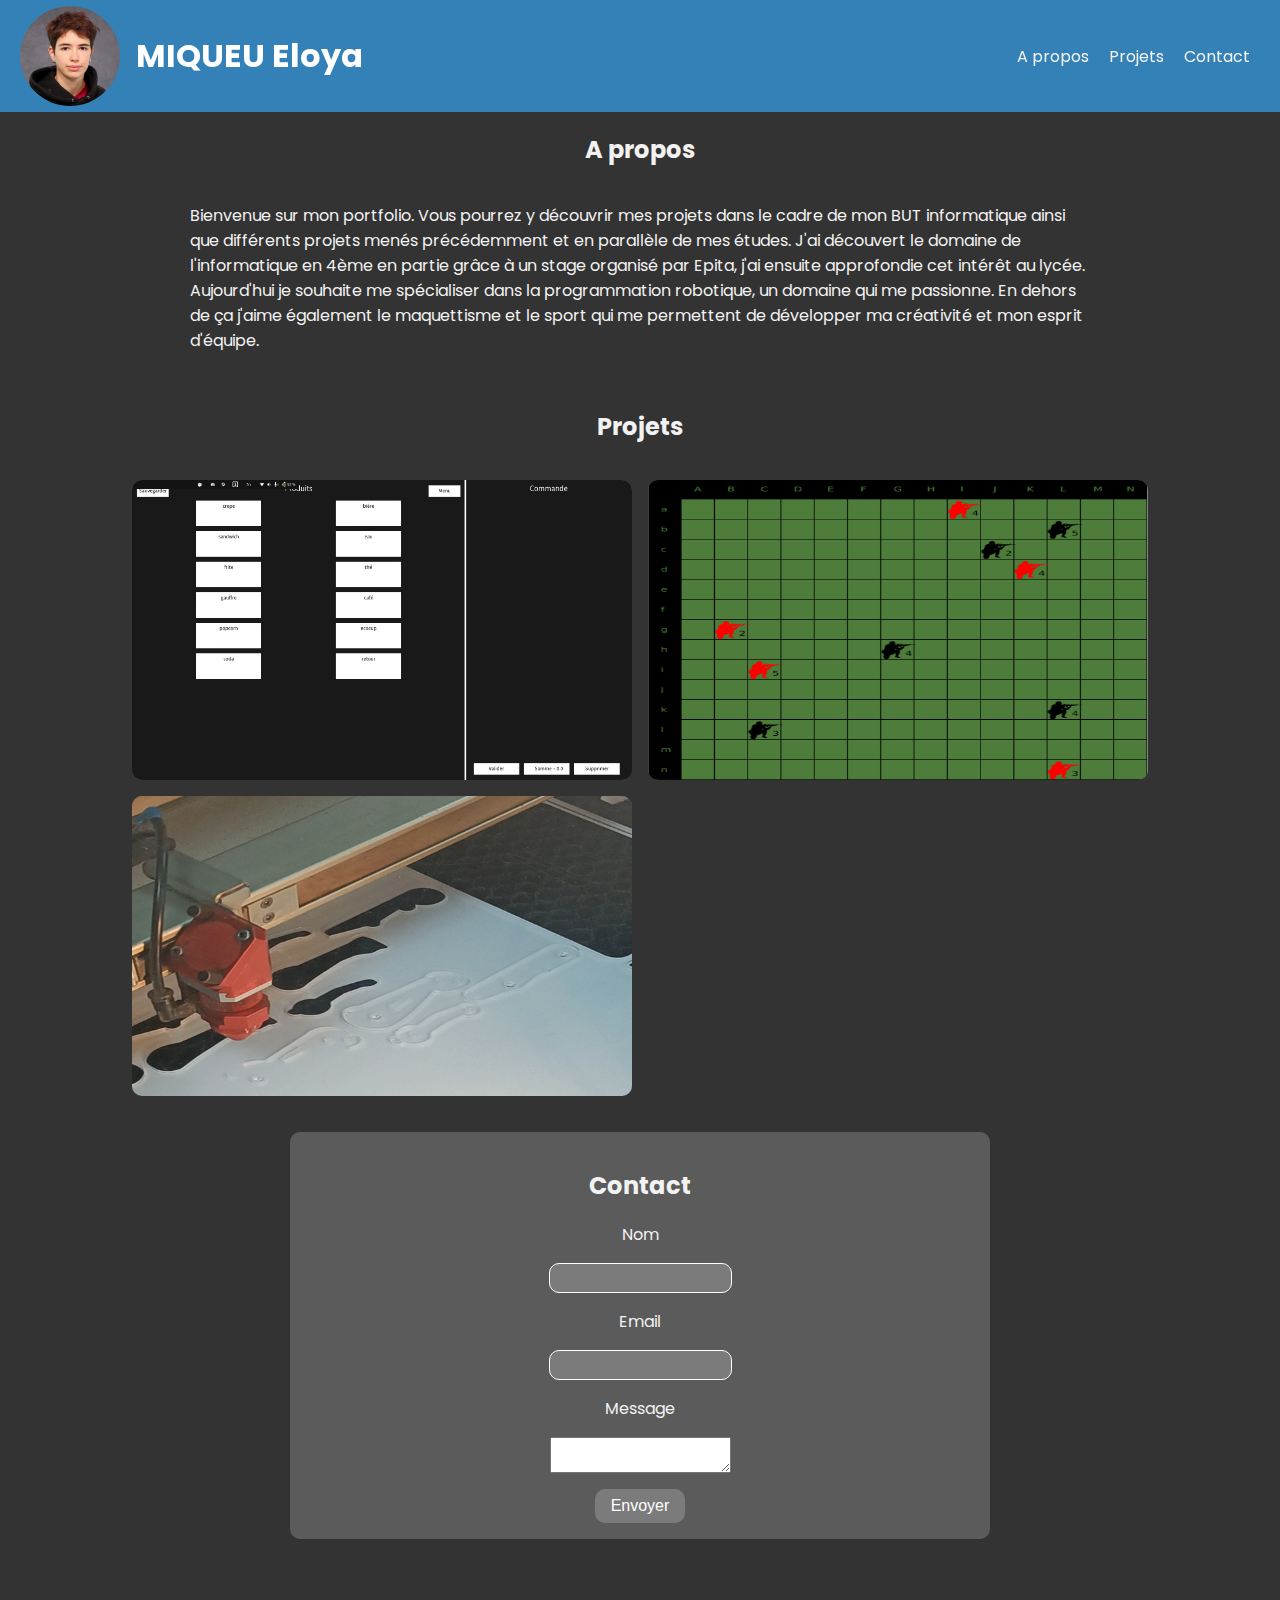
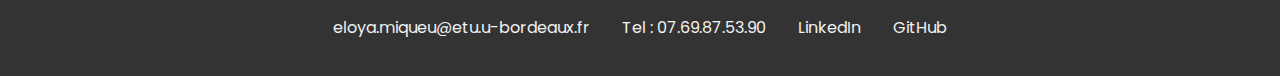
<file: index.html>
<!DOCTYPE html>
<html>

<head>
    <title>Mon Portfolio</title>
    <link rel="stylesheet" type="text/css" href="style.css">
    <link rel="preconnect" href="https://fonts.googleapis.com">
    <link rel="preconnect" href="https://fonts.gstatic.com" crossorigin>
    <link href="https://fonts.googleapis.com/css2?family=Poppins:wght@400;500&display=swap" rel="stylesheet">
</head>

<body class="dark-theme">
    <header>
        <div class="profile">
            <img class="profile-image" src="images/photo_profil.jpeg" width="100" height="auto" alt="Photo de profil">
            <h1>MIQUEU Eloya</h1>
        </div>

        <nav>
            <ul>
                <li><a href="#about">A propos</a></li>
                <li><a href="#projects">Projets</a></li>
                <li><a href="#contact">Contact</a></li>
            </ul>
        </nav>
    </header>
    <main>
        <section id="about">
            <h2>A propos</h2>
            <p>Bienvenue sur mon portfolio. Vous pourrez y découvrir mes projets dans le cadre de mon BUT informatique ainsi que différents projets menés précédemment et en parallèle de mes études. J'ai découvert le domaine de l'informatique en 4ème en partie grâce à un stage organisé par Epita, j'ai ensuite approfondie cet intérêt au lycée. Aujourd'hui je souhaite me spécialiser dans la programmation robotique, un domaine qui me passionne. En dehors de ça j'aime également le maquettisme et le sport qui me permettent de développer ma créativité et mon esprit d'équipe.</p>
        </section>
        <section id="projects">
            <h2>Projets</h2>
            <div class="project-grid">
                <a class="interactive card project-grid-item" href="appliBuvette.html">
                    <img class="project-image" src="images/appli_buvette.jpg" alt="Application caisse buvette évenementiel">
                </a>
                <a class="interactive card project-grid-item" href="lowatem.html">
                    <img class="project-image" src="images/lowatem.png" alt="Lowatem">
                </a>
                <a class="interactive card project-grid-item" href="mainRobotique.html">
                    <img class="project-image" src="images/mainDecoupeDoigt.jpg" alt="Main Robotique">
                </a>
            </div>
        </section>
        <section id="contact">
            <div class="contact-card card">
                <h2>Contact</h2>
                <form class="contact-form">
                    <label for="name">Nom</label>
                    <input type="text" id="name" name="name">
                    <label for="email">Email</label>
                    <input type="email" id="email" name="email">
                    <label for="message">Message</label>
                    <textarea id="message" name="message"></textarea>
                    <button type="submit">Envoyer</button>
                </form>
            </div>
        </section>
    </main>

<footer>
    <p>eloya.miqueu@etu.u-bordeaux.fr</p>
    <p>Tel : 07.69.87.53.90</p>
    <p><a href="https://fr.linkedin.com/in/eloya-miqueu-3956b9250/en">LinkedIn</a></p>
        <p><a href="https://github.com/Eloya62">GitHub</a></p>

</footer>
</body>

</html>
</file>
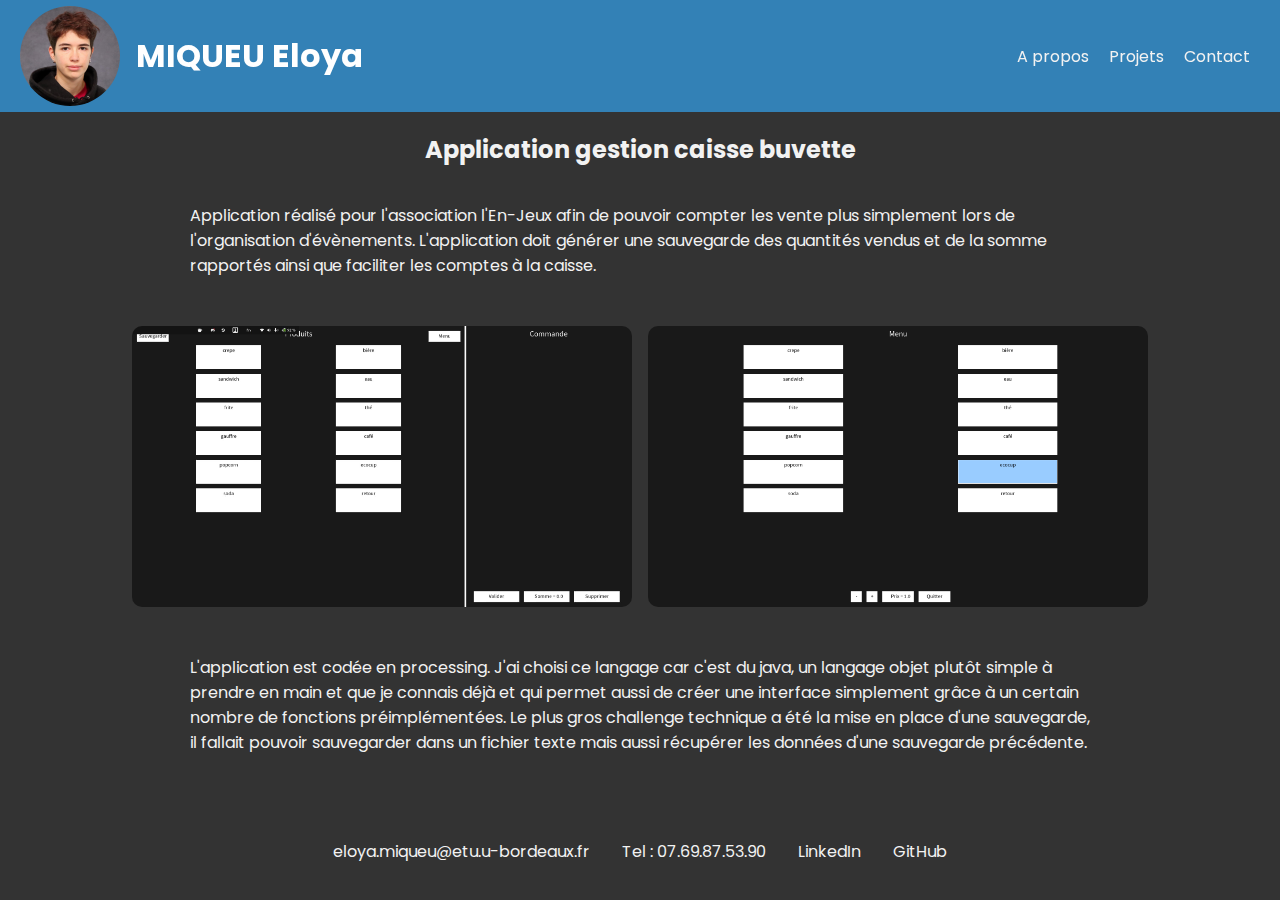
<file: appliBuvette.html>
<!DOCTYPE html>
<html>
<head>
    <title>Application gestion caisse buvette</title>
    <link rel="stylesheet" type="text/css" href="style.css">
    <link rel="preconnect" href="https://fonts.googleapis.com">
    <link rel="preconnect" href="https://fonts.gstatic.com" crossorigin>
    <link href="https://fonts.googleapis.com/css2?family=Poppins:wght@400;500&display=swap" rel="stylesheet">

</head>
<body class="dark-theme">
    <header>
        <a href="index.html" class="interactive">
        <div class="profile">
            <img class="profile-image" src="images/photo_profil.jpeg" width="100" height="auto" alt="Photo de profil">
            <h1>MIQUEU Eloya</h1>
        </div>
        </a>

        <nav>
            <ul>
                <li><a href="index.html#about">A propos</a></li>
                <li><a href="index.html#projects">Projets</a></li>
                <li><a href="index.html#contact">Contact</a></li>
            </ul>
        </nav>
    </header>
    <main>
        <h2>Application gestion caisse buvette</h2>
        <p id="presentation"> Application réalisé pour l'association l'En-Jeux afin de pouvoir compter les vente plus simplement lors de l'organisation d'évènements. L'application doit générer une sauvegarde des quantités vendus et de la somme rapportés ainsi que faciliter les comptes à la caisse.</p>
        <div class="images-retex">
            <img src="images/appli_buvette.jpg">
            <img src="images/menuAppBuvette.png">
        </div>
        <p id="technique">L'application est codée en processing. J'ai choisi ce langage car c'est du java, un langage objet plutôt simple à prendre en main et que je connais déjà et qui permet aussi de créer une interface simplement grâce à un certain nombre de fonctions préimplémentées. Le plus gros challenge technique a été la mise en place d'une sauvegarde, il fallait pouvoir sauvegarder dans un fichier texte mais aussi récupérer les données d'une sauvegarde précédente.</p>
        </main>
        
        <footer>
            <p>eloya.miqueu@etu.u-bordeaux.fr</p>
            <p>Tel : 07.69.87.53.90</p>
            <p><a href="https://fr.linkedin.com/in/eloya-miqueu-3956b9250/en">LinkedIn</a></p>
            <p><a href="https://github.com/Eloya62">GitHub</a></p>

        </footer>
        </body>
</html>
</file>
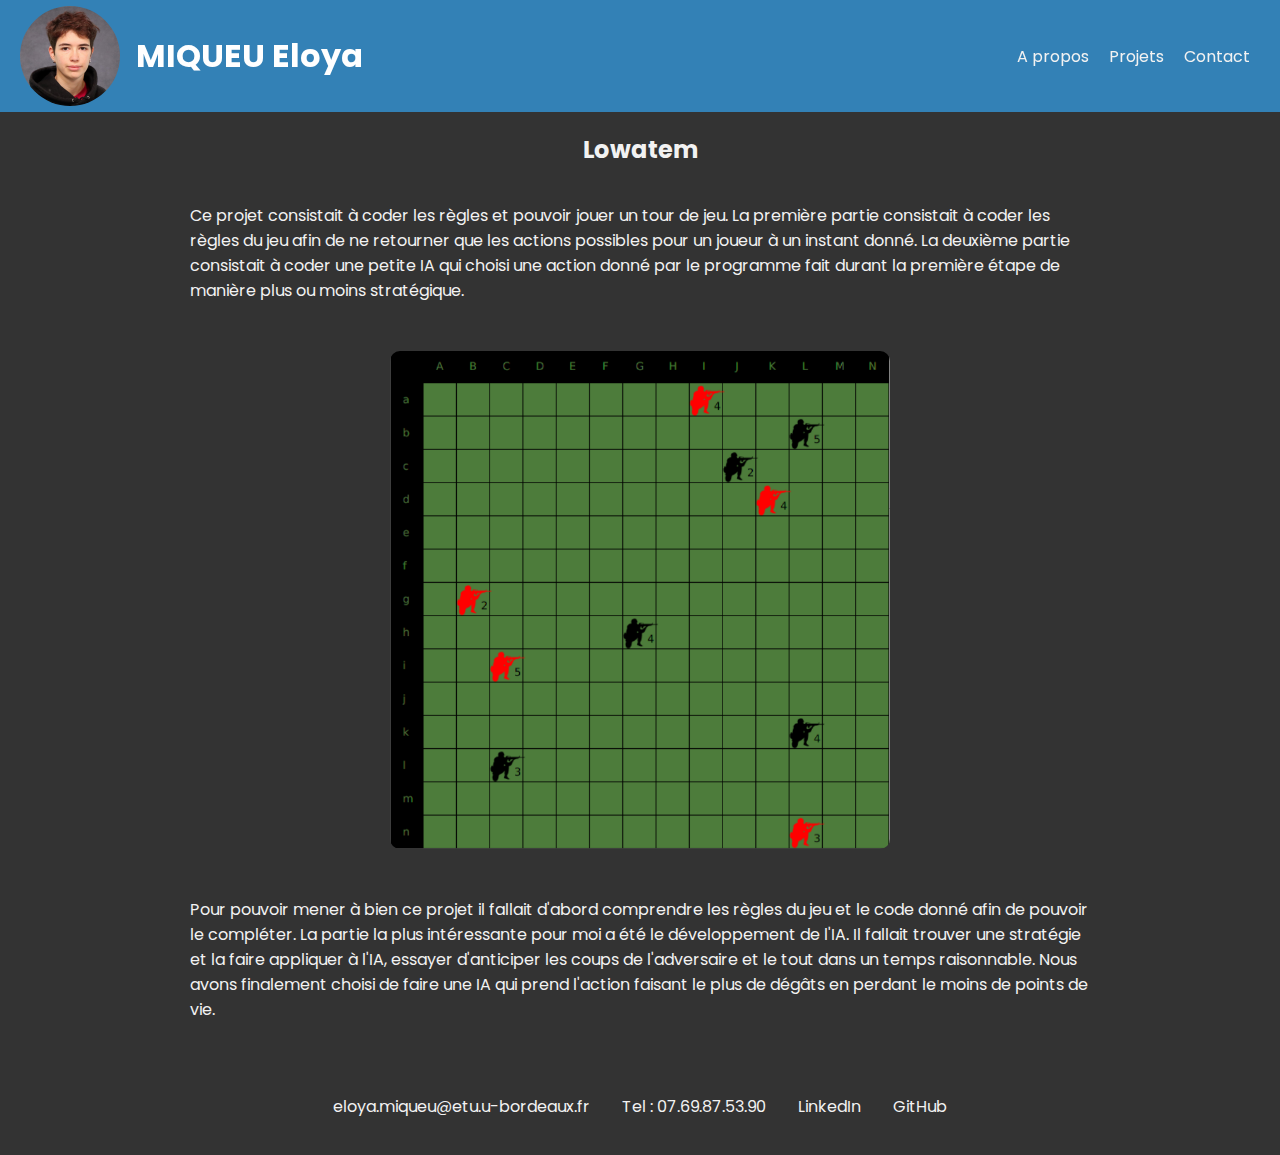
<file: lowatem.html>
<!DOCTYPE html>
<html>

<head>
    <title>Application gestion caisse buvette</title>
    <link rel="stylesheet" type="text/css" href="style.css">
    <link rel="preconnect" href="https://fonts.googleapis.com">
    <link rel="preconnect" href="https://fonts.gstatic.com" crossorigin>
    <link href="https://fonts.googleapis.com/css2?family=Poppins:wght@400;500&display=swap" rel="stylesheet">

</head>

<body class="dark-theme">
    <header>
        <a href="index.html" class="interactive">
            <div class="profile">
                <img class="profile-image" src="images/photo_profil.jpeg" width="100" height="auto"
                    alt="Photo de profil">
                <h1>MIQUEU Eloya</h1>
            </div>
        </a>

        <nav>
            <ul>
                <li><a href="index.html#about">A propos</a></li>
                <li><a href="index.html#projects">Projets</a></li>
                <li><a href="index.html#contact">Contact</a></li>
            </ul>
        </nav>
    </header>
    <main>
        <h2>Lowatem</h2>
        <p id="presentation">Ce projet consistait à coder les règles et pouvoir jouer un tour de jeu. La première partie consistait à coder les règles du jeu afin de ne retourner que les actions possibles pour un joueur à un instant donné. La deuxième partie consistait à coder une petite IA qui choisi une action donné par le programme fait durant la première étape de manière plus ou moins stratégique.</p>
        <div class="images-retex">
            <img src="images/lowatem.png">
        </div>
        <p id="technique">Pour pouvoir mener à bien ce projet il fallait d'abord comprendre les règles du jeu et le code donné afin de pouvoir le compléter. La partie la plus intéressante pour moi a été le développement de l'IA. Il fallait trouver une stratégie et la faire appliquer à l'IA, essayer d'anticiper les coups de l'adversaire et le tout dans un temps raisonnable. Nous avons finalement choisi de faire une IA qui prend l'action faisant le plus de dégâts en perdant le moins de points de vie.</p>
    </main>

    <footer>
        <p>eloya.miqueu@etu.u-bordeaux.fr</p>
        <p>Tel : 07.69.87.53.90</p>
        <p><a href="https://fr.linkedin.com/in/eloya-miqueu-3956b9250/en">LinkedIn</a></p>
        <p><a href="https://github.com/Eloya62">GitHub</a></p>

    </footer>
</body>

</html>
</file>
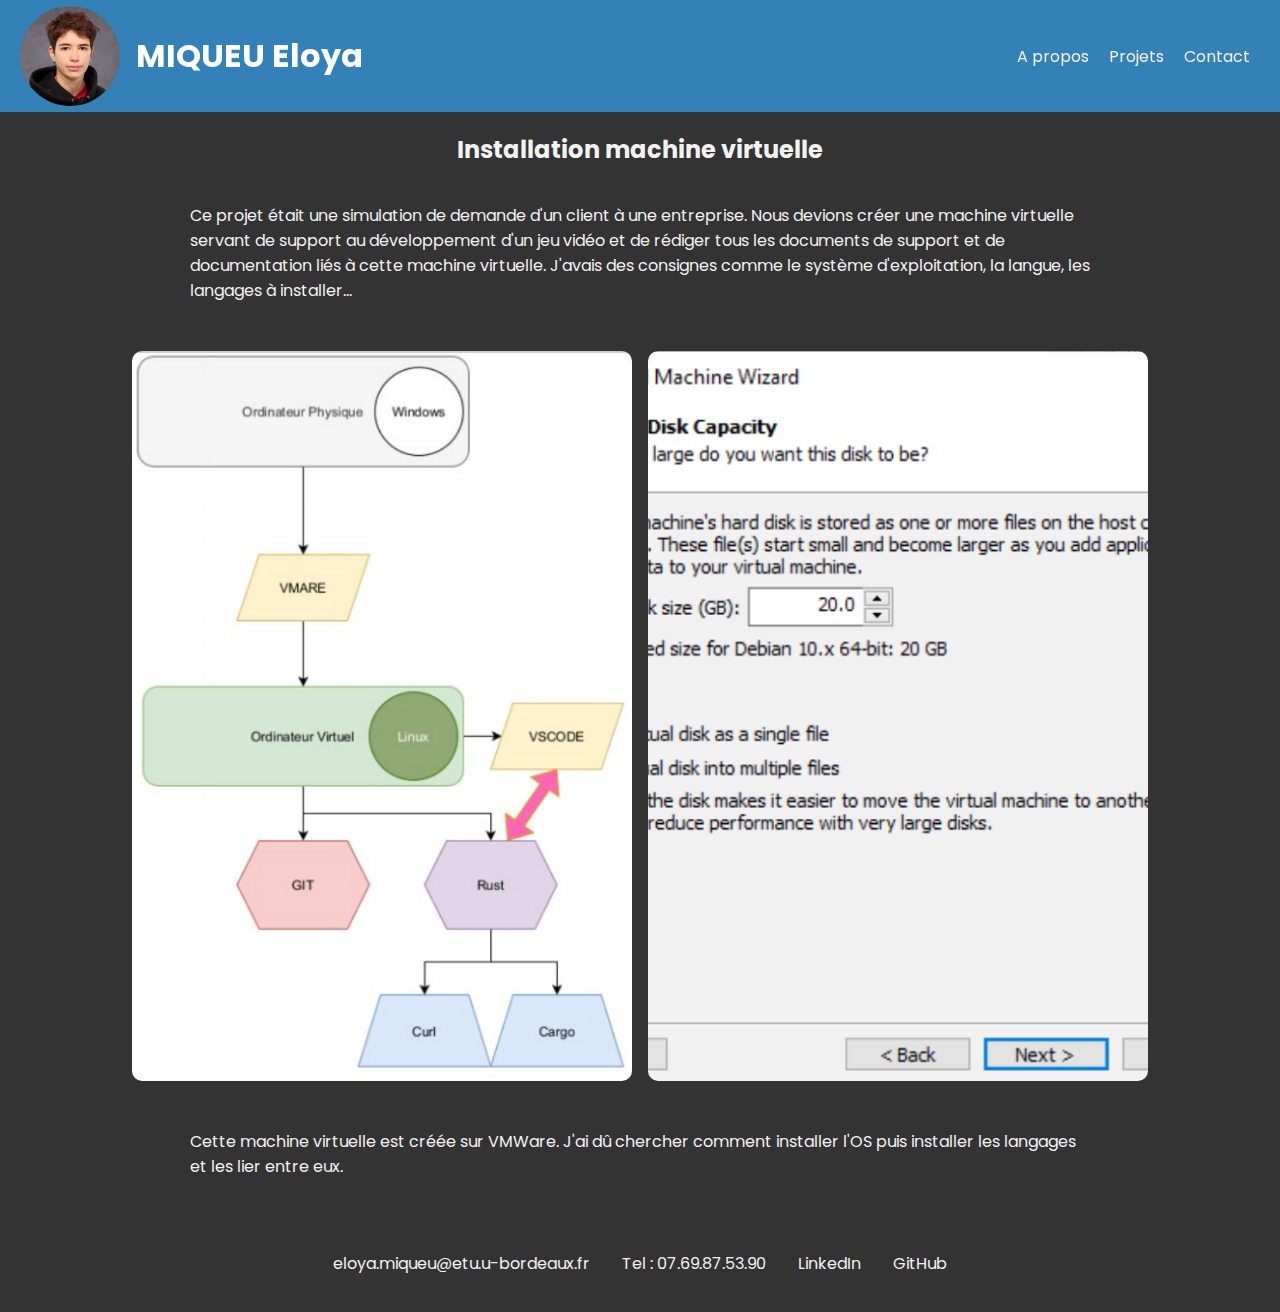
<file: machineVirtuelle.html>
<!DOCTYPE html>
<html>

<head>
    <title>Application gestion caisse buvette</title>
    <link rel="stylesheet" type="text/css" href="style.css">
    <link rel="preconnect" href="https://fonts.googleapis.com">
    <link rel="preconnect" href="https://fonts.gstatic.com" crossorigin>
    <link href="https://fonts.googleapis.com/css2?family=Poppins:wght@400;500&display=swap" rel="stylesheet">

</head>

<body class="dark-theme">
    <header>
        <a href="index.html" class="interactive">
            <div class="profile">
                <img class="profile-image" src="images/photo_profil.jpeg" width="100" height="auto"
                    alt="Photo de profil">
                <h1>MIQUEU Eloya</h1>
            </div>
        </a>

        <nav>
            <ul>
                <li><a href="index.html#about">A propos</a></li>
                <li><a href="index.html#projects">Projets</a></li>
                <li><a href="index.html#contact">Contact</a></li>
            </ul>
        </nav>
    </header>
    <main>
        <h2>Installation machine virtuelle</h2>
        <p id="presentation">Ce projet était une simulation de demande d'un client à une entreprise. Nous devions créer une machine virtuelle servant de support au développement d'un jeu vidéo et de rédiger tous les documents de support et de documentation liés à cette machine virtuelle. J'avais des consignes comme le système d'exploitation, la langue, les langages à installer…</p>
        <div class="images-retex">
            <img src="images/architectureVM.png">
            <img src="images/parametrageVM.png">
        </div>
        <p id="technique">Cette machine virtuelle est créée sur VMWare. J'ai dû chercher comment installer l'OS puis installer les langages et les lier entre eux.</p>
    </main>

    <footer>
        <p>eloya.miqueu@etu.u-bordeaux.fr</p>
        <p>Tel : 07.69.87.53.90</p>
        <p><a href="https://fr.linkedin.com/in/eloya-miqueu-3956b9250/en">LinkedIn</a></p>
        <p><a href="https://github.com/Eloya62">GitHub</a></p>

    </footer>
</body>

</html>
</file>
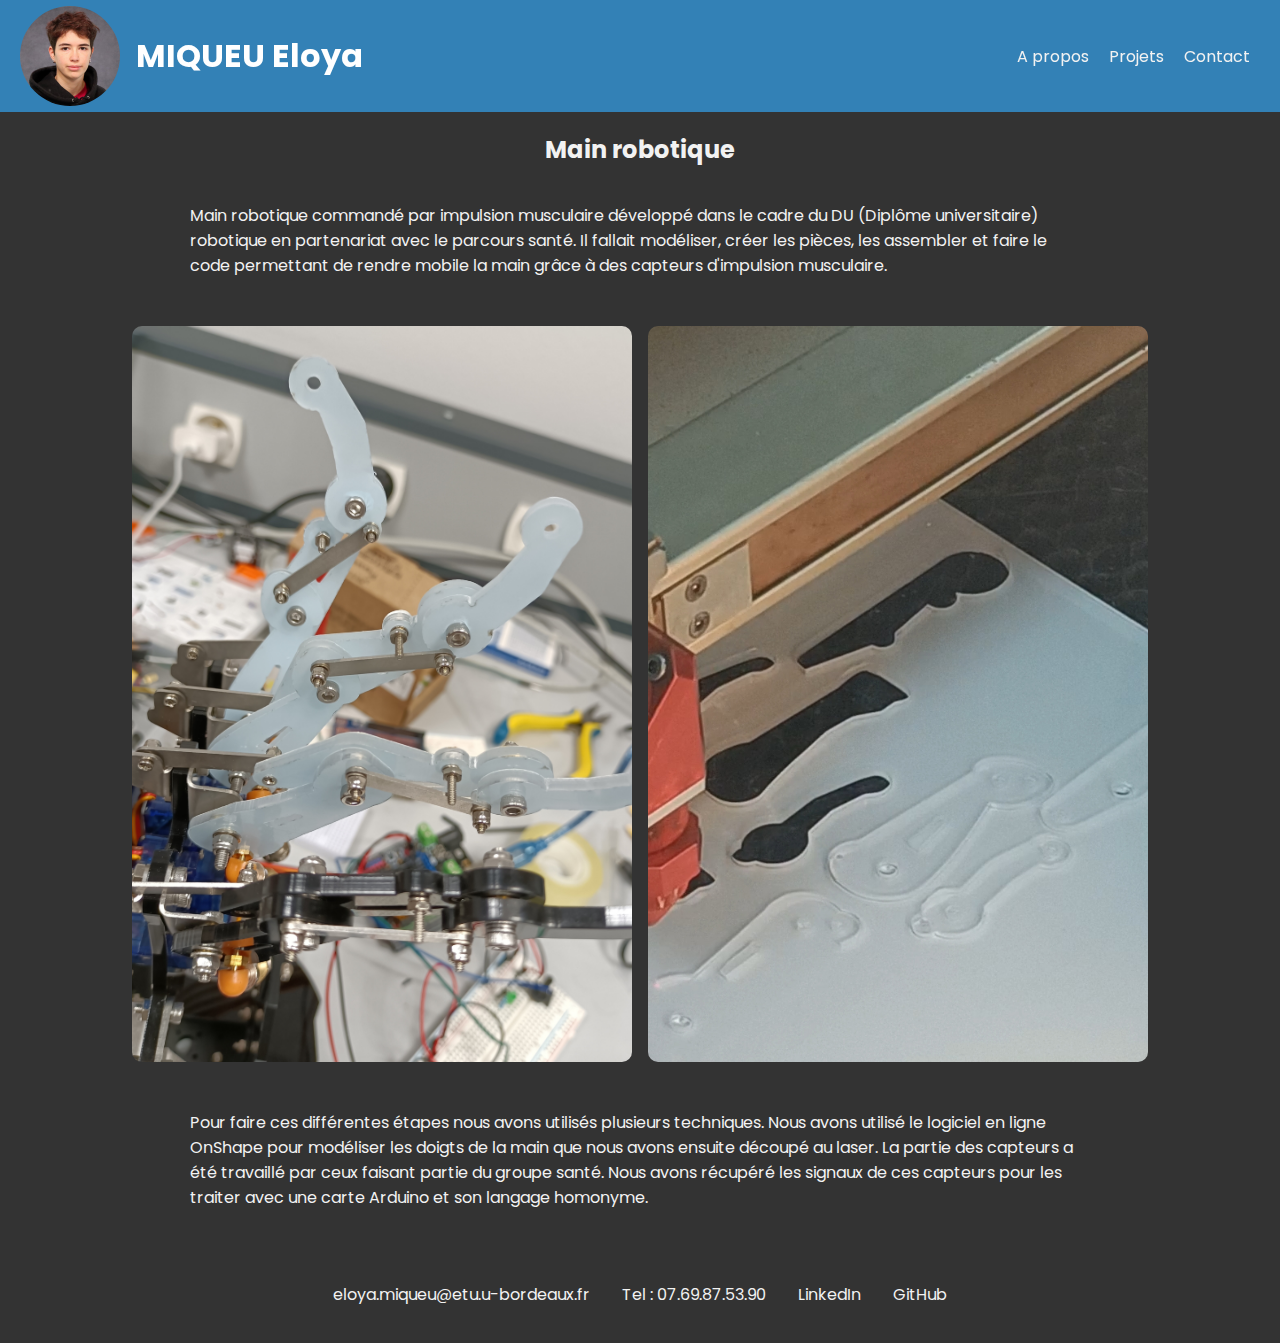
<file: mainRobotique.html>
<!DOCTYPE html>
<html>

<head>
    <title>Application gestion caisse buvette</title>
    <link rel="stylesheet" type="text/css" href="style.css">
    <link rel="preconnect" href="https://fonts.googleapis.com">
    <link rel="preconnect" href="https://fonts.gstatic.com" crossorigin>
    <link href="https://fonts.googleapis.com/css2?family=Poppins:wght@400;500&display=swap" rel="stylesheet">

</head>

<body class="dark-theme">
    <header>
        <a href="index.html" class="interactive">
            <div class="profile">
                <img class="profile-image" src="images/photo_profil.jpeg" width="100" height="auto"
                    alt="Photo de profil">
                <h1>MIQUEU Eloya</h1>
            </div>
        </a>

        <nav>
            <ul>
                <li><a href="index.html#about">A propos</a></li>
                <li><a href="index.html#projects">Projets</a></li>
                <li><a href="index.html#contact">Contact</a></li>
            </ul>
        </nav>
    </header>
    <main>
        <h2>Main robotique</h2>
        <p id="presentation"> Main robotique commandé par impulsion musculaire développé dans le cadre du DU (Diplôme universitaire) robotique en partenariat avec le parcours santé. Il fallait modéliser, créer les pièces, les assembler et faire le code permettant de rendre mobile la main grâce à des capteurs d'impulsion musculaire.</p>
        <div class="images-retex">
            <img src="images/main.jpg">
            <img src="images/mainDecoupeDoigt.jpg">
        </div>
        <p id="technique">Pour faire ces différentes étapes nous avons utilisés plusieurs techniques. Nous avons utilisé le logiciel en ligne OnShape pour modéliser les doigts de la main que nous avons ensuite découpé au laser. La partie des capteurs a été travaillé par ceux faisant partie du groupe santé. Nous avons récupéré les signaux de ces capteurs pour les traiter avec une carte Arduino et son langage homonyme. </p>
    </main>

    <footer>
        <p>eloya.miqueu@etu.u-bordeaux.fr</p>
        <p>Tel : 07.69.87.53.90</p>
        <p><a href="https://fr.linkedin.com/in/eloya-miqueu-3956b9250/en">LinkedIn</a></p>
        <p><a href="https://github.com/Eloya62">GitHub</a></p>

    </footer>
</body>

</html>
</file>
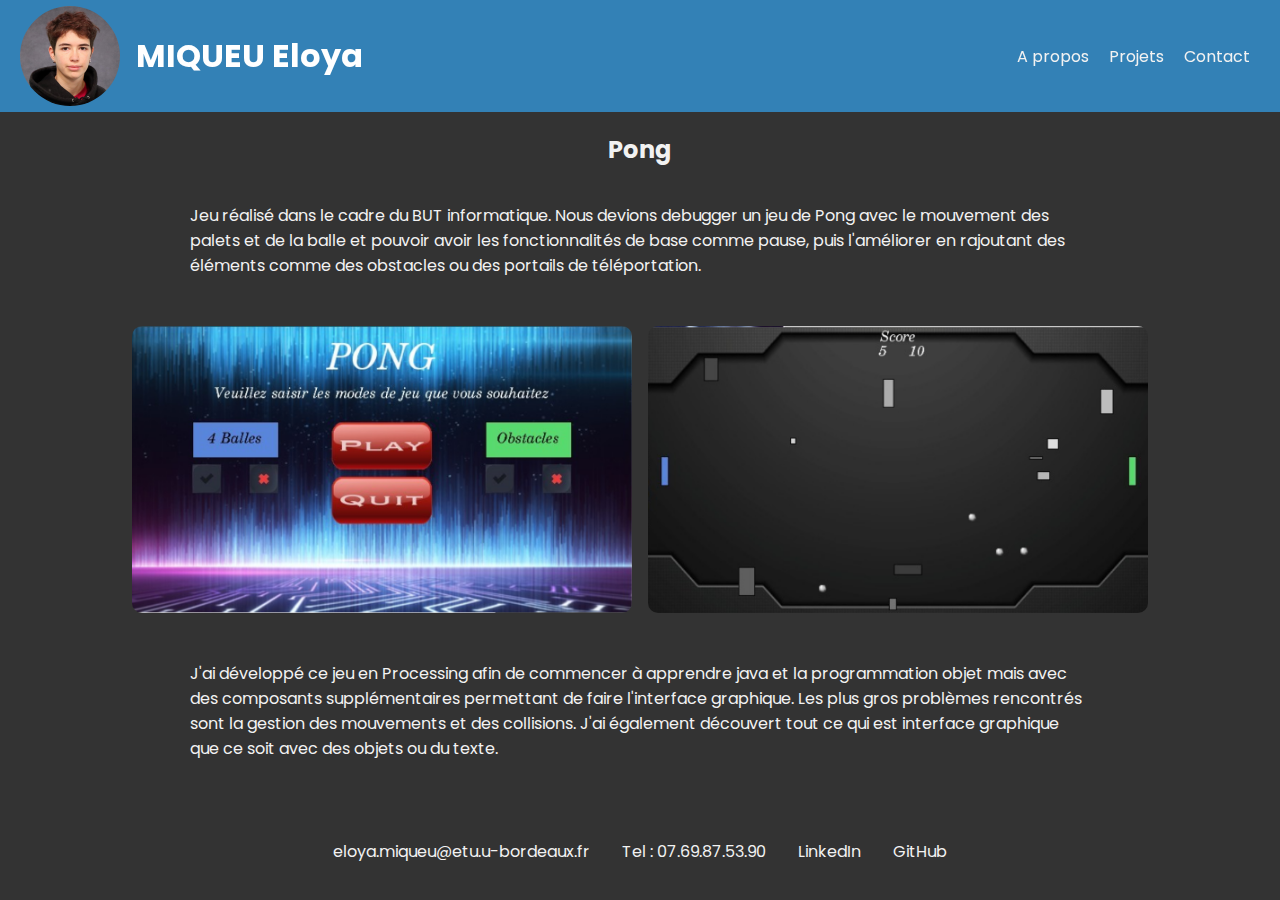
<file: pong.html>
<!DOCTYPE html>
<html>

<head>
    <title>Application gestion caisse buvette</title>
    <link rel="stylesheet" type="text/css" href="style.css">
    <link rel="preconnect" href="https://fonts.googleapis.com">
    <link rel="preconnect" href="https://fonts.gstatic.com" crossorigin>
    <link href="https://fonts.googleapis.com/css2?family=Poppins:wght@400;500&display=swap" rel="stylesheet">

</head>

<body class="dark-theme">
    <header>
        <a href="index.html" class="interactive">
            <div class="profile">
                <img class="profile-image" src="images/photo_profil.jpeg" width="100" height="auto"
                    alt="Photo de profil">
                <h1>MIQUEU Eloya</h1>
            </div>
        </a>

        <nav>
            <ul>
                <li><a href="index.html#about">A propos</a></li>
                <li><a href="index.html#projects">Projets</a></li>
                <li><a href="index.html#contact">Contact</a></li>
            </ul>
    </header>
    <main>
        <h2>Pong</h2>
        <p id="presentation">Jeu réalisé dans le cadre du BUT informatique. Nous devions debugger un jeu de Pong avec le mouvement des palets et de la balle et pouvoir avoir les fonctionnalités de base comme pause, puis l'améliorer en rajoutant des éléments comme des obstacles ou des portails de téléportation.</p>
        <div class="images-retex">
            <img src="images/pong.png">
            <img src="images/menuPong.png">
        </div>
        <p id="technique">J'ai développé ce jeu en Processing afin de commencer à apprendre java et la programmation objet mais avec des composants supplémentaires permettant de faire l'interface graphique. Les plus gros problèmes rencontrés sont la gestion des mouvements et des collisions. J'ai également découvert tout ce qui est interface graphique que ce soit avec des objets ou du texte.</p>
    </main>

    <footer>
        <p>eloya.miqueu@etu.u-bordeaux.fr</p>
        <p>Tel : 07.69.87.53.90</p>
        <p><a href="https://fr.linkedin.com/in/eloya-miqueu-3956b9250/en">LinkedIn</a></p>
        <p><a href="https://github.com/Eloya62">GitHub</a></p>

    </footer>
</body>

</html>
</file>
<file: style.css>
html {
    --border-radius-md: 10px;
    font-family: 'Poppins', sans-serif;
}

body {
    height: 100vh;
}

body.dark-theme {
    background-color: #333333;
    color: #f2f2f2;
}

* {
    box-sizing: border-box;
}

body, main, section {
    display: flex;
    align-items: center;
    flex-direction: column;
    width: 100%;
    margin: 0;
}

#about {
    max-width: 900px;
}

.profile {
    display: flex;
    align-items: center;
    gap: 1em;
}

header {
    position: fixed;
    display: flex;
    justify-content: space-between;
    align-items: center;
    background-color: rgba(52, 156, 226, 0.753);
    color: white;
    padding: 20px;
    width: 100%;
    height: 7rem;
    z-index: 1000;
}

.contact-form {
    display: flex;
    align-items: center;
    flex-direction: column;
    gap: 1em;
}

.project-grid {
    display: grid;
    grid-template-columns: repeat(auto-fit, 500px);
    grid-auto-rows: 300px;
    place-content: center;
    width: 100%;
    grid-gap: 1em;
    padding: 1em;
}

a {
    text-decoration: none;
    color: currentColor;
}
.card {
    overflow: hidden;
    display: flex;
    flex-direction: column;
    background-color: rgb(255, 255, 255, 0.2);
    border-radius: var(--border-radius-md);
}


.interactive {
    position: relative;
}
.interactive:hover:after {
    background-color: rgb(255, 255, 255, 0.2);
    cursor: pointer;
}

.interactive:after {
    content: "";
    position: absolute;
    top: 0;
    left: 0;
    width: 100%;
    height: 100%;
    border-radius: var(--border-radius-md);
    transition: 0.3s;
}

input {
    background-color: rgb(255, 255, 255, 0.2);
    border-radius: var(--border-radius-md);
    border: 1px solid white;
    min-height: 30px;
    transition: 0.3s;
}

input:focus {
    background-color: white;
}

button, input[type="submit"] {
    color: white;
    background-color: rgb(255, 255, 255, 0.2);
    padding: 0.5em 1em;
    outline: none;
    border: none;
    font-size: 16px;
    border-radius: var(--border-radius-md);
}

.contact-card {
    width: 100%;
    max-width: 700px;
    align-items: center;
    padding: 1em;
}
.project-grid-item {
    width: 100%;
    height: 100%;

}

nav ul {
    list-style: none;
    display: flex;
}

nav a {
    color: #f2f2f2;
    text-decoration: none;
    padding: 0 10px;
}

.images-retex {
    display: flex;
    width: 100%;
    align-items: center;
    justify-content: center;
    gap: 1em;
    padding: 2em;
}

.images-retex img {
    width: 100%;
    height: 100%;
    max-width: 500px;
    object-fit: cover;
    border-radius: var(--border-radius-md);
}


main {
    padding: 20px;
    padding-top: 7rem;
    flex-grow: 1;
}

section {
    margin-bottom: 20px;
}

footer {
    display: flex;
    gap: 2em;
    padding: 20px;
    text-align: center;
}

#presentation, #technique {
    max-width: 900px;
}

a img {
    cursor: pointer;
}

img.profile-image {
    border-radius: 50%;
    width: 100px;
    height: 100px;
    object-fit: cover;
}

img.project-image {
    position: absolute;
    top: 0;
    left: 0;
    width: 100%;
    height: 100%;
}

@media screen and (max-width: 768px) {
    header {
        flex-direction: column;
        height: 12em;
    }
}
</file>
